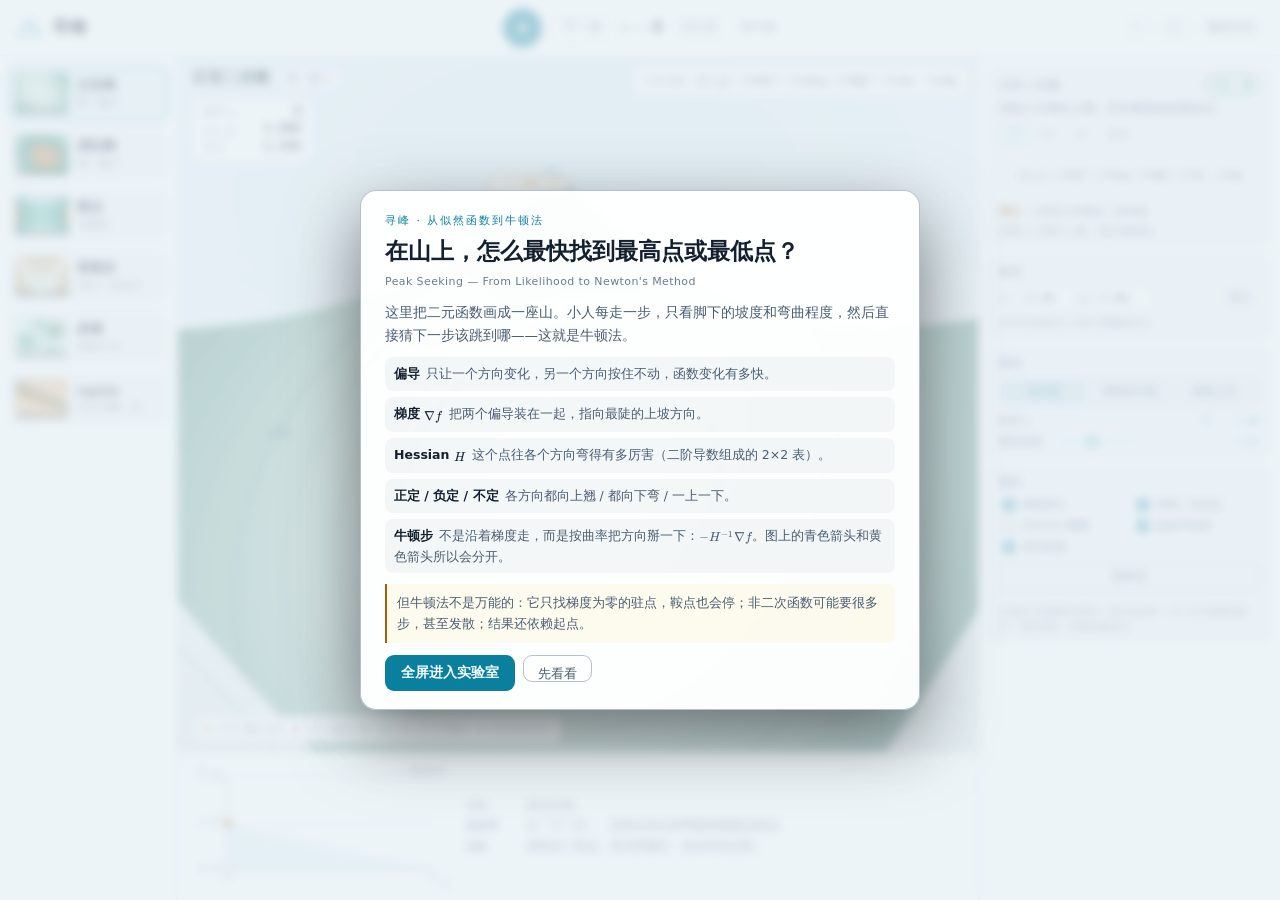
<file: lab.html>
<!DOCTYPE html>
<html lang="zh-CN" data-theme="dark">
<head>
<meta charset="UTF-8" />
<meta name="viewport" content="width=device-width, initial-scale=1.0" />
<title>寻峰 · 从似然函数到牛顿法</title>
<meta name="color-scheme" content="dark light" />
<meta name="theme-color" content="#05070d" />
<script>
  // 样式生效前先定主题，避免闪白；?theme=light|dark 仅供本地调试。
  (function () {
    var q = new URLSearchParams(location.search).get('theme');
    var sysLight = window.matchMedia('(prefers-color-scheme: light)').matches;
    document.documentElement.dataset.theme = q === 'light' || q === 'dark' ? q : (sysLight ? 'light' : 'dark');
  })();
</script>
<link rel="stylesheet" href="./vendor/katex/katex.min.css" />
<link rel="stylesheet" href="./lab.css" />
<script type="importmap">
{
  "imports": {
    "three": "./vendor/three.module.js"
  }
}
</script>
</head>
<body>
<div id="app">
  <header id="topbar">
    <div class="brand">
      <svg class="brand-mark" viewBox="0 0 32 32" aria-hidden="true">
        <path d="M2.5 25.5 L11.5 8.5 L17 17.5 L21 11.5 L29.5 25.5 Z" fill="none" stroke="currentColor" stroke-width="1.6" stroke-linejoin="round" />
        <circle cx="17" cy="6.4" r="2.1" fill="currentColor" />
      </svg>
      <div class="brand-text">
        <span class="brand-cn">寻峰</span>
        <span class="brand-sub">从似然函数到牛顿法 · Peak Seeking</span>
      </div>
    </div>

    <div class="playbar" aria-label="播放控制">
      <button type="button" id="playBtn" class="play-btn" title="连续走（Space）" aria-label="播放">
        <svg viewBox="0 0 20 20" aria-hidden="true"><path d="M6 4l10 6-10 6z" fill="currentColor" /></svg>
      </button>
      <button type="button" id="stepBtn" class="step-btn" title="走一步">下一步</button>
      <div class="kcount">k = <b id="kNum">0</b></div>
      <span id="badge" class="badge" data-state="idle">待出发</span>
      <span id="algoChip" class="algo-chip">纯牛顿</span>
    </div>

    <div class="top-actions">
      <button type="button" class="icon-btn" id="helpBtn" title="重新打开说明" aria-label="帮助">?</button>
      <button type="button" class="icon-btn" id="fsBtn" title="全屏（F）" aria-label="全屏">
        <svg viewBox="0 0 20 20" aria-hidden="true"><path d="M3 7V3h4M13 3h4v4M17 13v4h-4M7 17H3v-4" fill="none" stroke="currentColor" stroke-width="1.6" stroke-linecap="round" /></svg>
      </button>
      <a class="icon-btn home" href="./index.html" title="返回《寻峰》主站">返回主站</a>
    </div>
  </header>

  <aside id="cards" aria-label="选择地形"></aside>

  <main id="stage">
    <div id="stage3d" aria-hidden="true">
      <div id="sceneFormula">
        <span class="sf-label">目标函数</span>
        <span id="sceneFormulaBody"></span>
      </div>
      <div id="arrowTags">
        <span class="atag tag-up"><span class="mx" data-tex="+\nabla f"></span> 最陡上坡</span>
        <span class="atag tag-down"><span class="mx" data-tex="-\nabla f"></span> 最陡下坡</span>
        <span class="atag tag-newton"><span class="mx" data-tex="-H^{-1}\nabla f"></span> 牛顿步</span>
      </div>
    </div>
    <div id="logisticPanel" hidden>
      <div class="lp-head">
        <span>数据与决策边界</span>
        <span class="lp-beta" id="lpBeta">β = (0.00, 0.00)</span>
      </div>
      <canvas id="scatter"></canvas>
      <p class="lp-note" id="lpNote">左右两半：左边是山，右边是 24 个学生的数据。β 一动，分界线跟着转。</p>
    </div>
    <div id="sceneTag"><span id="presetName">正定二次碗</span><span id="presetTag">唯一极小</span></div>
    <div id="sceneHud" aria-label="图上实时指标">
      <div class="hud-item"><span class="hud-label">迭代 <span class="mx" data-tex="k"></span></span><b id="hudK">0</b></div>
      <div class="hud-item"><span class="hud-label"><span class="mx" data-tex="f(x,y)"></span></span><b id="hudF">—</b></div>
      <div class="hud-item"><span class="hud-label"><span class="mx" data-tex="\lvert\nabla f\rvert"></span></span><b id="hudG">—</b></div>
    </div>
    <div id="arrowLegend" aria-hidden="true">
      <span><i class="sw warm"></i><span class="mx" data-tex="+\nabla f"></span> 最陡上坡</span>
      <span><i class="sw rose"></i><span class="mx" data-tex="-\nabla f"></span> 最陡下坡</span>
      <span><i class="sw accent"></i><span class="mx" data-tex="-H^{-1}\nabla f"></span> 牛顿步</span>
      <span><i class="sw violet"></i>你走后的对比</span>
    </div>
    <div id="userBanner" hidden>
      <b>轮到你了</b>
      <span>用方向键选一个方向走一步；先只看梯度箭头，走完再对比牛顿会去哪。</span>
    </div>
    <div class="scene-vignette" aria-hidden="true"></div>
  </main>

  <aside id="controls" aria-label="实验控制">
    <section class="block formula-block">
      <div class="block-head">
        <span class="block-title" id="formulaTitle">正定二次碗</span>
        <span class="hbadge" id="hessBadge">正定 · 碗</span>
      </div>
      <p class="plain" id="presetPlain">四面八方都往上翘，所以碗底就是最低点。</p>
      <div class="tabs" id="formulaTabs" role="tablist" aria-label="公式切换">
        <button type="button" data-tab="f" class="active" role="tab" aria-selected="true"><span class="mx" data-tex="f"></span></button>
        <button type="button" data-tab="grad" role="tab" aria-selected="false"><span class="mx" data-tex="\nabla f"></span></button>
        <button type="button" data-tab="hess" role="tab" aria-selected="false"><span class="mx" data-tex="H"></span></button>
        <button type="button" data-tab="iter" role="tab" aria-selected="false">迭代</button>
      </div>
      <div class="formula-body" id="formulaBody" role="tabpanel"></div>
      <p class="behavior"><b>要点</b><span id="behaviorText">二次型上牛顿法一步收敛</span></p>
      <p class="hess-plain" id="hessPlain">四面八方都向上翘：附近像碗底。</p>
    </section>

    <section class="block">
      <div class="block-title">起点</div>
      <div class="start-row">
        <label for="startX" class="mx" data-tex="x_0"></label><input id="startX" type="number" step="0.1" />
        <label for="startY" class="mx" data-tex="y_0"></label><input id="startY" type="number" step="0.1" />
        <button type="button" id="resetStartBtn" title="回到默认起点">复位</button>
      </div>
      <p class="hint-line">也可以直接在山上拖小黄圈换起点。</p>
    </section>

    <section class="block">
      <div class="block-title">算法</div>
      <div class="seg algo" id="algoSeg" role="group" aria-label="算法">
        <button type="button" data-algo="newton">纯牛顿</button>
        <button type="button" data-algo="damped">带阻尼牛顿</button>
        <button type="button" data-algo="gradient">梯度上升</button>
      </div>
      <div class="slider-row">
        <label for="alpha">阻尼 α</label>
        <input id="alpha" type="range" min="0.05" max="1" step="0.05" value="1" />
        <output id="alphaOut">1.00</output>
      </div>
      <div class="slider-row">
        <label for="speed">播放速度</label>
        <input id="speed" type="range" min="0.5" max="3" step="0.1" value="1" />
        <output id="speedOut">1.0×</output>
      </div>
    </section>

    <section class="block">
      <div class="block-title">显示</div>
      <div class="toggles" id="toggles">
        <label><input type="checkbox" data-tg="grad" checked />梯度箭头</label>
        <label><input type="checkbox" data-tg="quad" checked />局部二次近似</label>
        <label><input type="checkbox" data-tg="hess" />Hessian 椭圆</label>
        <label><input type="checkbox" data-tg="contour" checked />曲面等高线</label>
        <label><input type="checkbox" data-tg="trail" checked />迭代轨迹</label>
      </div>
      <div class="mode-row">
        <button type="button" id="userModeBtn" class="btn-mode">我来走</button>
        <button type="button" id="settleBtn" class="btn-ghost" hidden>结算对比</button>
        <button type="button" id="swapStartBtn" class="btn-ghost">换起点</button>
      </div>
      <p class="caveat">牛顿法只找梯度为零处：鞍点也会停；非二次可能要很多步，甚至发散；结果依赖起点。</p>
    </section>
  </aside>

  <footer id="bottom">
    <div class="chart-wrap">
      <canvas id="chart"></canvas>
      <span class="chart-label"><span class="mx" data-tex="f"></span> 随迭代</span>
      <span class="axis-f mx" id="axisF" data-tex="f" aria-hidden="true"></span>
      <span class="axis-k mx" id="axisK" data-tex="k" aria-hidden="true"></span>
    </div>
    <ol class="narration">
      <li><b>方向</b><span id="line1">还没出发。</span></li>
      <li><b>按曲率</b><span id="line2">点「下一步」，这里会说出按弯曲程度能迈多远。</span></li>
      <li><b>实际</b><span id="line3">实际走了多远、有没有被拦，也会写在这里。</span></li>
    </ol>
  </footer>
</div>

<div id="toast" role="status" aria-live="polite"></div>

<div class="intro" id="intro">
  <div class="intro-card">
    <div class="intro-kicker">寻峰 · 从似然函数到牛顿法</div>
    <h1>在山上，怎么最快找到最高点或最低点？</h1>
    <p class="intro-en">Peak Seeking — From Likelihood to Newton's Method</p>
    <p>这里把二元函数画成一座山。小人每走一步，只看脚下的坡度和弯曲程度，然后直接猜下一步该跳到哪——这就是牛顿法。</p>
    <div class="glossary">
      <div><b>偏导</b>只让一个方向变化，另一个方向按住不动，函数变化有多快。</div>
      <div><b>梯度 <span class="mx" data-tex="\nabla f"></span></b>把两个偏导装在一起，指向最陡的上坡方向。</div>
      <div><b>Hessian <span class="mx" data-tex="H"></span></b>这个点往各个方向弯得有多厉害（二阶导数组成的 2×2 表）。</div>
      <div><b>正定 / 负定 / 不定</b>各方向都向上翘 / 都向下弯 / 一上一下。</div>
      <div><b>牛顿步</b>不是沿着梯度走，而是按曲率把方向掰一下：<span class="mx" data-tex="-H^{-1}\nabla f"></span>。图上的青色箭头和黄色箭头所以会分开。</div>
    </div>
    <p class="intro-warn">但牛顿法不是万能的：它只找梯度为零的驻点，鞍点也会停；非二次函数可能要很多步，甚至发散；结果还依赖起点。</p>
    <div class="intro-actions">
      <button type="button" class="btn-primary" id="introGo">全屏进入实验室</button>
      <button type="button" class="btn-ghost" id="introClose">先看看</button>
    </div>
  </div>
</div>

<script src="./vendor/katex/katex.min.js"></script>
<script type="module" src="./lab.js"></script>
</body>
</html>
</file>
<file: lab.css>
/* lab.css —— 单屏三栏：左侧地形卡、中间主场、右侧控制、底部曲线与旁白。 */

:root {
  --bg: #05070d;
  --panel: rgba(10, 17, 28, 0.94);
  --panel-2: rgba(255, 255, 255, 0.035);
  --line: rgba(120, 170, 230, 0.15);
  --line-strong: rgba(120, 170, 230, 0.32);
  --text: #dbe7f7;
  --dim: #93a7c2;
  --faint: #647c9c;
  --accent: #67e8f9;
  --on-accent: #04212b;
  --warm: #fbbf24;
  --rose: #f472b6;
  --violet: #a78bfa;
  --ok: #6ee7b7;
  --mono: "JetBrains Mono", "Cascadia Mono", "SFMono-Regular", "SF Mono", "Noto Sans Mono", Consolas, "Courier New", monospace;
  --sans: "PingFang SC", "HarmonyOS Sans SC", "Source Han Sans SC", "Noto Sans SC", "Microsoft YaHei", "Hiragino Sans GB", system-ui, -apple-system, sans-serif;
}

html[data-theme="light"] {
  --bg: #eef3f8;
  --panel: rgba(255, 255, 255, 0.95);
  --panel-2: rgba(16, 48, 70, 0.04);
  --line: rgba(20, 52, 84, 0.14);
  --line-strong: rgba(20, 52, 84, 0.3);
  --text: #14202f;
  --dim: #4a5d72;
  --faint: #6b7d90;
  --accent: #0b7f9e;
  --on-accent: #f2fdff;
  --warm: #a16207;
  --rose: #be185d;
  --violet: #6d28d9;
  --ok: #047857;
}

* { box-sizing: border-box; }

html, body {
  height: 100%;
  margin: 0;
  padding: 0;
  overflow: hidden;
  background: var(--bg);
  color: var(--text);
  font-family: var(--sans);
  font-size: 13px;
  -webkit-font-smoothing: antialiased;
}

#app {
  display: grid;
  grid-template-columns: 188px minmax(0, 1fr) 312px;
  grid-template-rows: 56px minmax(0, 1fr) 148px;
  grid-template-areas:
    "top top top"
    "cards stage controls"
    "cards bottom controls";
  width: 100vw;
  height: 100vh;
}

/* ---------------------------------------------------------------- 顶栏 */
#topbar {
  grid-area: top;
  position: relative;
  display: flex;
  align-items: center;
  gap: 16px;
  padding: 0 16px;
  border-bottom: 1px solid var(--line);
  background: var(--panel);
  backdrop-filter: blur(14px);
  z-index: 20;
}

.brand { display: flex; align-items: center; gap: 9px; min-width: 0; }
.brand-mark { width: 27px; height: 27px; color: var(--accent); flex: 0 0 auto; }
.brand-text { display: flex; flex-direction: column; min-width: 0; }
.brand-cn { font-size: 17px; font-weight: 700; letter-spacing: 1.4px; white-space: nowrap; }
.brand-sub { margin-top: 1px; font-size: 11px; color: var(--faint); white-space: nowrap; }

.playbar {
  position: absolute;
  left: 50%;
  top: 50%;
  transform: translate(-50%, -50%);
  display: flex;
  align-items: center;
  gap: 9px;
  white-space: nowrap;
}
.play-btn {
  width: 38px;
  height: 38px;
  display: grid;
  place-items: center;
  padding: 0;
  border: none;
  border-radius: 50%;
  background: var(--accent);
  color: var(--on-accent);
  cursor: pointer;
  box-shadow: 0 0 0 4px rgba(103, 232, 249, 0.12);
  transition: transform 0.15s, box-shadow 0.15s;
}
html[data-theme="light"] .play-btn { box-shadow: 0 0 0 4px rgba(11, 127, 158, 0.12); }
.play-btn:hover { transform: scale(1.05); }
.play-btn svg { width: 18px; height: 18px; margin-left: 1px; }
.play-btn.playing svg { margin-left: 0; }
.step-btn {
  height: 30px;
  padding: 0 11px;
  border-radius: 8px;
  border: 1px solid var(--line);
  background: transparent;
  color: var(--dim);
  font: 12.5px var(--sans);
  cursor: pointer;
}
.step-btn:hover { color: var(--text); border-color: var(--line-strong); }
.kcount { font-family: var(--mono); font-size: 12.5px; color: var(--dim); }
.kcount b { font-size: 16.5px; color: var(--text); font-variant-numeric: tabular-nums; }
.badge {
  padding: 4px 10px;
  border-radius: 999px;
  border: 1px solid var(--line);
  font-size: 11.5px;
  color: var(--faint);
  transition: color 0.2s, border-color 0.2s, background 0.2s;
}
.badge[data-state="running"] { color: var(--accent); border-color: var(--accent); background: rgba(103, 232, 249, 0.1); }
.badge[data-state="converged"] { color: var(--ok); border-color: var(--ok); background: rgba(110, 231, 183, 0.1); }
.badge[data-state="stalled"] { color: var(--warm); border-color: var(--warm); background: rgba(251, 191, 36, 0.1); }
.badge[data-state="diverged"] { color: var(--rose); border-color: var(--rose); background: rgba(244, 114, 182, 0.1); }
.algo-chip { font-size: 11.5px; color: var(--faint); padding-left: 2px; }

.top-actions { margin-left: auto; display: flex; align-items: center; gap: 8px; }

.seg {
  display: flex;
  gap: 2px;
  padding: 2px;
  border-radius: 8px;
  border: 1px solid var(--line);
  background: var(--panel-2);
}
.seg button {
  padding: 5px 9px;
  border: none;
  border-radius: 6px;
  background: transparent;
  color: var(--dim);
  font: 11.5px var(--sans);
  cursor: pointer;
  white-space: nowrap;
}
.seg button:hover { color: var(--text); }
.seg button.active { background: rgba(103, 232, 249, 0.14); color: var(--accent); box-shadow: inset 0 0 0 1px rgba(103, 232, 249, 0.3); }
html[data-theme="light"] .seg button.active { background: rgba(11, 127, 158, 0.12); }

.icon-btn {
  height: 29px;
  min-width: 29px;
  padding: 0 8px;
  display: inline-grid;
  place-items: center;
  border-radius: 8px;
  border: 1px solid var(--line);
  background: transparent;
  color: var(--dim);
  font: 12px var(--sans);
  text-decoration: none;
  cursor: pointer;
}
.icon-btn:hover { color: var(--text); border-color: var(--line-strong); }
.icon-btn svg { width: 15px; height: 15px; }

/* ---------------------------------------------------------------- 左栏地形卡 */
#cards {
  grid-area: cards;
  display: flex;
  flex-direction: column;
  gap: 6px;
  padding: 10px 8px;
  border-right: 1px solid var(--line);
  background: var(--panel);
  overflow: hidden;
}
.fn-card {
  display: grid;
  grid-template-columns: 58px minmax(0, 1fr);
  align-items: center;
  gap: 8px;
  padding: 6px;
  border-radius: 9px;
  border: 1px solid transparent;
  background: var(--panel-2);
  color: var(--text);
  text-align: left;
  cursor: pointer;
  transition: border-color 0.16s, background 0.16s, transform 0.12s;
}
.fn-card:hover { border-color: var(--line-strong); transform: translateX(1px); }
.fn-card.active { border-color: var(--accent); background: rgba(103, 232, 249, 0.09); }
html[data-theme="light"] .fn-card.active { background: rgba(11, 127, 158, 0.09); }
.fn-card canvas { width: 58px; height: 44px; border-radius: 6px; display: block; background: rgba(0, 0, 0, 0.18); }
.fn-meta { min-width: 0; }
.fn-name { display: block; font-size: 12.5px; font-weight: 600; white-space: nowrap; overflow: hidden; text-overflow: ellipsis; }
.fn-tag { display: block; margin-top: 2px; font-size: 10.5px; color: var(--faint); white-space: nowrap; overflow: hidden; text-overflow: ellipsis; }

/* ---------------------------------------------------------------- 中栏主场 */
#stage {
  grid-area: stage;
  position: relative;
  display: flex;
  min-width: 0;
  min-height: 0;
  overflow: hidden;
  background: radial-gradient(120% 90% at 50% 20%, rgba(20, 50, 70, 0.25), transparent 70%), var(--bg);
}
html[data-theme="light"] #stage { background: radial-gradient(120% 90% at 50% 20%, rgba(120, 190, 200, 0.2), transparent 70%), var(--bg); }
#stage3d { flex: 1 1 auto; min-width: 0; min-height: 0; position: relative; }
#stage3d canvas { display: block; }

.scene-vignette {
  position: absolute;
  inset: 0;
  pointer-events: none;
  background: radial-gradient(120% 90% at 50% 45%, transparent 55%, rgba(0, 0, 0, 0.32) 100%);
}
html[data-theme="light"] .scene-vignette { background: radial-gradient(120% 90% at 50% 45%, transparent 60%, rgba(40, 70, 80, 0.12) 100%); }

#sceneTag {
  position: absolute;
  left: 14px;
  top: 12px;
  display: flex;
  align-items: baseline;
  gap: 8px;
  pointer-events: none;
}
#presetName { font-size: 14.5px; font-weight: 650; letter-spacing: 0.5px; }
#presetTag {
  padding: 2px 8px;
  border-radius: 999px;
  border: 1px solid var(--line);
  font-size: 10.5px;
  color: var(--dim);
  background: var(--panel);
}

/* 图上的实时指标：迭代次数与当前函数值，一眼就能读到 */
#sceneHud {
  position: absolute;
  left: 14px;
  top: 42px;
  display: grid;
  gap: 2px;
  padding: 6px 10px;
  border-radius: 9px;
  border: 1px solid var(--line);
  background: var(--panel);
  backdrop-filter: blur(10px);
  pointer-events: none;
  z-index: 4;
}
.hud-item { display: flex; align-items: baseline; gap: 9px; }
.hud-label { font-size: 10.5px; color: var(--faint); letter-spacing: 0.4px; }
.hud-item b {
  margin-left: auto;
  min-width: 56px;
  text-align: right;
  font: 600 12.5px var(--mono);
  color: var(--text);
  font-variant-numeric: tabular-nums;
}

/* 右上角：当前目标函数 */
#sceneFormula {
  position: absolute;
  right: 10px;
  top: 10px;
  display: flex;
  align-items: center;
  gap: 7px;
  max-width: min(72%, 520px);
  padding: 5px 10px;
  border-radius: 8px;
  border: 1px solid var(--line);
  background: var(--panel);
  pointer-events: none;
  z-index: 5;
  overflow: hidden;
}
.sf-label { flex: 0 0 auto; font-size: 10px; letter-spacing: 0.6px; color: var(--faint); }
#sceneFormulaBody { min-width: 0; overflow: hidden; color: var(--text); }
#sceneFormulaBody .katex { font-size: 0.9em; }
#sceneFormulaBody.dense .katex { font-size: 0.7em; }
#sceneFormulaBody .katex-display { margin: 0; }

/* 箭头名签：跟着箭头尖端走，旋转后也能读 */
#arrowTags { position: absolute; inset: 0; pointer-events: none; z-index: 4; }
.atag {
  position: absolute;
  left: 0;
  top: 0;
  padding: 1px 6px;
  border-radius: 999px;
  border: 1px solid currentColor;
  background: var(--panel);
  font-size: 9.5px;
  line-height: 1.5;
  white-space: nowrap;
  opacity: 0;
  transform: translate(-50%, -150%);
  transition: opacity 0.14s;
}
.atag.on { opacity: 1; }
.tag-up { color: var(--warm); }
.tag-down { color: var(--rose); }
.tag-newton { color: var(--accent); }
.tag-newton[data-mode="compare"] { color: var(--violet); }

#arrowLegend {
  position: absolute;
  left: 14px;
  bottom: 10px;
  display: flex;
  flex-wrap: wrap;
  gap: 4px 10px;
  max-width: calc(100% - 28px);
  padding: 5px 9px;
  border-radius: 7px;
  border: 1px solid var(--line);
  background: var(--panel);
  font-size: 10px;
  color: var(--faint);
  pointer-events: none;
}
#arrowLegend > span { display: inline-flex; align-items: center; gap: 4px; white-space: nowrap; }
#arrowLegend .sw { width: 9px; height: 2px; border-radius: 2px; display: inline-block; }
#arrowLegend .sw.warm { background: var(--warm); }
#arrowLegend .sw.accent { background: var(--accent); }
#arrowLegend .sw.rose { background: var(--rose); }
#arrowLegend .sw.violet { background: var(--violet); }

#userBanner {
  position: absolute;
  left: 50%;
  top: 12px;
  transform: translateX(-50%);
  display: flex;
  align-items: center;
  gap: 8px;
  max-width: 76%;
  padding: 7px 13px;
  border-radius: 999px;
  border: 1px solid var(--accent);
  background: var(--panel);
  font-size: 11.5px;
  color: var(--dim);
  box-shadow: 0 8px 24px rgba(0, 0, 0, 0.28);
  animation: bannerIn 0.35s ease;
}
#userBanner b { color: var(--accent); font-size: 12px; white-space: nowrap; }
#userBanner[hidden] { display: none; }
@keyframes bannerIn { from { opacity: 0; transform: translate(-50%, -6px); } to { opacity: 1; transform: translate(-50%, 0); } }

#logisticPanel {
  flex: 0 0 40%;
  max-width: 430px;
  min-width: 290px;
  display: flex;
  flex-direction: column;
  gap: 8px;
  padding: 12px 12px 10px;
  border-left: 1px solid var(--line);
  background: var(--panel);
  z-index: 3;
}
#logisticPanel[hidden] { display: none; }
.lp-head { display: flex; align-items: baseline; justify-content: space-between; gap: 8px; }
.lp-head > span:first-child { font-size: 12px; font-weight: 650; letter-spacing: 0.6px; }
.lp-beta { font-family: var(--mono); font-size: 11px; color: var(--accent); white-space: nowrap; }
#scatter { flex: 1 1 auto; width: 100%; min-height: 0; border-radius: 8px; background: rgba(0, 0, 0, 0.16); }
html[data-theme="light"] #scatter { background: rgba(20, 60, 70, 0.05); }
.lp-note { margin: 0; font-size: 10.5px; line-height: 1.55; color: var(--faint); }

/* ---------------------------------------------------------------- 右栏控制 */
#controls {
  grid-area: controls;
  display: flex;
  flex-direction: column;
  gap: 8px;
  padding: 10px 10px 8px;
  border-left: 1px solid var(--line);
  background: var(--panel);
  overflow: hidden;
}
.block {
  padding: 8px 9px;
  border-radius: 10px;
  border: 1px solid var(--line);
  background: var(--panel-2);
}
.block.formula-block { padding-bottom: 7px; }
.block-head { display: flex; align-items: center; justify-content: space-between; gap: 8px; }
.block-title { font-size: 11px; font-weight: 650; letter-spacing: 1.3px; text-transform: uppercase; color: var(--faint); }
.hbadge {
  padding: 2px 7px;
  border-radius: 999px;
  border: 1px solid var(--line-strong);
  font-size: 10px;
  color: var(--dim);
  white-space: nowrap;
}
.hbadge[data-kind="pd"] { color: var(--ok); border-color: var(--ok); }
.hbadge[data-kind="nd"] { color: var(--warm); border-color: var(--warm); }
.hbadge[data-kind="indef"] { color: var(--rose); border-color: var(--rose); }

.plain { margin: 5px 0 6px; font-size: 11.5px; line-height: 1.5; color: var(--dim); }

.tabs { display: flex; gap: 3px; margin-bottom: 4px; }
.tabs button {
  min-width: 30px;
  padding: 3px 7px;
  border-radius: 6px;
  border: 1px solid transparent;
  background: transparent;
  color: var(--faint);
  font: 11px var(--mono);
  cursor: pointer;
}
.tabs button:hover { color: var(--text); }
.tabs button.active { color: var(--accent); border-color: var(--line-strong); background: rgba(103, 232, 249, 0.08); }

.formula-body {
  min-height: 50px;
  max-height: 70px;
  display: flex;
  align-items: center;
  justify-content: center;
  overflow: hidden;
  padding: 2px 0;
}
.formula-body .katex { font-size: 0.8em; }
.formula-body.dense .katex { font-size: 0.64em; }
.formula-body .katex-display { margin: 0; }

.behavior { margin: 4px 0 0; font-size: 10.5px; line-height: 1.45; color: var(--dim); display: flex; gap: 6px; }
.behavior b { flex: 0 0 auto; color: var(--warm); font-weight: 650; }
.hess-plain { margin: 4px 0 0; font-size: 10.5px; line-height: 1.45; color: var(--faint); }

.start-row { display: flex; align-items: center; gap: 5px; margin-top: 6px; }
.start-row label { font: 11px var(--mono); color: var(--faint); }
.start-row input {
  width: 60px;
  height: 26px;
  padding: 0 5px;
  border-radius: 6px;
  border: 1px solid var(--line);
  background: rgba(0, 0, 0, 0.16);
  color: var(--text);
  font: 11.5px var(--mono);
  font-variant-numeric: tabular-nums;
}
html[data-theme="light"] .start-row input { background: rgba(255, 255, 255, 0.6); }
.start-row input:focus { outline: none; border-color: var(--accent); }
.start-row button {
  margin-left: auto;
  height: 25px;
  padding: 0 8px;
  border-radius: 6px;
  border: 1px solid var(--line);
  background: transparent;
  color: var(--dim);
  font: 11px var(--sans);
  cursor: pointer;
}
.start-row button:hover { color: var(--text); border-color: var(--line-strong); }
.hint-line { margin: 5px 0 0; font-size: 10px; color: var(--faint); }

.seg.algo { margin-top: 6px; }
.seg.algo button { flex: 1; padding: 5px 2px; font-size: 10.5px; }
.slider-row { display: grid; grid-template-columns: 50px 1fr 42px; align-items: center; gap: 7px; margin-top: 7px; }
.slider-row label { font-size: 10.5px; color: var(--dim); white-space: nowrap; }
.slider-row output { font: 10.5px var(--mono); color: var(--accent); text-align: right; font-variant-numeric: tabular-nums; }

input[type="range"] {
  -webkit-appearance: none;
  appearance: none;
  width: 100%;
  height: 3px;
  border-radius: 2px;
  background: linear-gradient(90deg, rgba(103, 232, 249, 0.55), rgba(103, 232, 249, 0.1));
  outline: none;
  cursor: pointer;
}
input[type="range"]::-webkit-slider-thumb {
  -webkit-appearance: none;
  appearance: none;
  width: 11px;
  height: 11px;
  border-radius: 50%;
  background: var(--bg);
  border: 2px solid var(--accent);
  cursor: pointer;
}
input[type="range"]:disabled { opacity: 0.4; cursor: not-allowed; }

.toggles { display: grid; grid-template-columns: 1fr 1fr; gap: 3px 6px; margin-top: 6px; }
.toggles label { display: flex; align-items: center; gap: 4px; font-size: 10.5px; color: var(--dim); cursor: pointer; white-space: nowrap; }
.toggles input { accent-color: var(--accent); width: 12px; height: 12px; cursor: pointer; }

.mode-row { display: flex; gap: 5px; margin-top: 7px; }
.btn-mode {
  flex: 1;
  height: 27px;
  border-radius: 7px;
  border: 1px solid var(--line-strong);
  background: transparent;
  color: var(--dim);
  font: 11.5px var(--sans);
  cursor: pointer;
}
.btn-mode:hover { color: var(--text); }
.btn-mode.active { border-color: var(--accent); color: var(--accent); background: rgba(103, 232, 249, 0.1); }
.btn-ghost {
  height: 27px;
  padding: 0 8px;
  border-radius: 7px;
  border: 1px solid var(--line);
  background: transparent;
  color: var(--faint);
  font: 11px var(--sans);
  cursor: pointer;
}
.btn-ghost:hover { color: var(--text); border-color: var(--line-strong); }
.btn-ghost[hidden] { display: none; }

.caveat { margin: 7px 0 0; padding-top: 6px; border-top: 1px dashed var(--line); font-size: 10px; line-height: 1.5; color: var(--faint); }

/* ---------------------------------------------------------------- 底栏 */
#bottom {
  grid-area: bottom;
  display: grid;
  grid-template-columns: 34% minmax(0, 1fr);
  gap: 12px;
  padding: 8px 14px 9px;
  border-top: 1px solid var(--line);
  background: var(--panel);
  min-height: 0;
}
.chart-wrap { position: relative; min-width: 0; min-height: 0; overflow: hidden; }
#chart { position: absolute; inset: 0; width: 100%; height: 100%; display: block; }
.chart-label {
  position: absolute;
  right: 8px;
  top: 3px;
  font-size: 10px;
  letter-spacing: 1px;
  color: var(--faint);
  pointer-events: none;
}
.axis-f, .axis-k {
  position: absolute;
  font-size: 10px;
  line-height: 1;
  color: var(--dim);
  pointer-events: none;
}
.axis-f { left: 5px; top: 1px; }
.axis-k { right: 5px; bottom: 1px; }
.mx { display: inline-block; vertical-align: -0.15em; white-space: nowrap; }
.mx .katex { font-size: 1.02em; }
.narration {
  margin: 0;
  padding: 0;
  list-style: none;
  display: flex;
  flex-direction: column;
  justify-content: center;
  gap: 5px;
  min-width: 0;
}
.narration li { display: flex; align-items: flex-start; gap: 8px; font-size: 11.5px; line-height: 1.35; color: var(--dim); min-width: 0; }
.narration b {
  flex: 0 0 52px;
  margin-top: 1px;
  font-size: 10px;
  font-weight: 650;
  letter-spacing: 0.8px;
  color: var(--faint);
  text-transform: uppercase;
}
.narration span { min-width: 0; white-space: normal; }
.narration li.hi span { color: var(--text); }
.narration li.good b { color: var(--ok); }
.narration li.bad b { color: var(--rose); }

/* ---------------------------------------------------------------- toast / 开场 */
#toast {
  position: fixed;
  left: 50%;
  bottom: 170px;
  transform: translate(-50%, 10px);
  max-width: 62vw;
  padding: 9px 16px;
  border-radius: 999px;
  border: 1px solid rgba(103, 232, 249, 0.32);
  background: var(--panel);
  color: var(--text);
  font-size: 12.5px;
  text-align: center;
  opacity: 0;
  pointer-events: none;
  transition: opacity 0.28s, transform 0.28s;
  z-index: 60;
}
#toast.show { opacity: 1; transform: translate(-50%, 0); }

.intro {
  position: fixed;
  inset: 0;
  z-index: 80;
  display: grid;
  place-items: center;
  background: rgba(3, 6, 12, 0.72);
  backdrop-filter: blur(5px);
  transition: opacity 0.5s;
}
html[data-theme="light"] .intro { background: rgba(230, 240, 245, 0.7); }
.intro.hide { opacity: 0; pointer-events: none; }
.intro-card {
  width: min(560px, 88vw);
  max-height: 88vh;
  overflow: hidden;
  padding: 22px 24px 18px;
  border-radius: 16px;
  border: 1px solid var(--line-strong);
  background: var(--panel);
  box-shadow: 0 26px 70px rgba(0, 0, 0, 0.5);
}
.intro-kicker { font-size: 11px; letter-spacing: 2px; color: var(--accent); text-transform: uppercase; }
.intro-card h1 { margin: 8px 0 6px; font-size: 22.5px; line-height: 1.35; }
.intro-card .intro-en { margin: 0 0 10px; font-size: 11px; letter-spacing: 0.4px; color: var(--faint); }
.intro-card p { margin: 0 0 9px; font-size: 13.5px; line-height: 1.7; color: var(--dim); }
.glossary { display: grid; gap: 6px; margin: 10px 0 11px; }
.glossary div { padding: 7px 9px; border-radius: 8px; background: var(--panel-2); font-size: 12.5px; line-height: 1.55; color: var(--dim); }
.glossary b { display: inline-block; margin-right: 6px; color: var(--text); }
.intro-warn { padding: 8px 10px; border-left: 2px solid var(--warm); background: rgba(251, 191, 36, 0.07); border-radius: 0 7px 7px 0; font-size: 12.5px !important; color: var(--dim) !important; }
.intro-actions { display: flex; gap: 8px; margin-top: 12px; }
.btn-primary {
  padding: 9px 16px;
  border-radius: 9px;
  border: none;
  background: var(--accent);
  color: var(--on-accent);
  font: 650 13.5px var(--sans);
  cursor: pointer;
}
.btn-ghost2, .intro .btn-ghost {
  padding: 9px 14px;
  border-radius: 9px;
  border: 1px solid var(--line-strong);
  background: transparent;
  color: var(--dim);
  font: 13px var(--sans);
  cursor: pointer;
}

/* ---------------------------------------------------------------- 适配 */
@media (max-width: 1380px) {
  #app { grid-template-columns: 178px minmax(0, 1fr) 302px; }
  .brand-sub { display: none; }
  .fn-card { grid-template-columns: 54px minmax(0, 1fr); }
  .fn-card canvas { width: 54px; height: 41px; }
  .formula-body .katex { font-size: 0.75em; }
  .formula-body.dense .katex { font-size: 0.6em; }
}

@media (max-height: 760px) {
  #app { grid-template-rows: 52px minmax(0, 1fr) 134px; }
  .brand-sub { display: none; }
  #controls { gap: 6px; padding: 8px; }
  .block { padding: 7px 8px; }
  .formula-body { min-height: 44px; max-height: 58px; }
  .formula-body .katex { font-size: 0.72em; }
  .formula-body.dense .katex { font-size: 0.58em; }
  .plain { font-size: 11px; }
  .hess-plain { display: none; }
  .caveat { display: none; }
  .hint-line { display: none; }
  #cards { gap: 5px; padding: 8px 6px; }
  .fn-card { padding: 5px; }
  .fn-card canvas { height: 38px; }
  #sceneHud { top: 38px; padding: 5px 8px; }
  #bottom { grid-template-columns: 32% minmax(0, 1fr); padding: 6px 12px 7px; }
  .narration li { font-size: 11px; }
}

@media (max-width: 1180px) {
  #app { grid-template-columns: 158px minmax(0, 1fr) 278px; }
  .brand-cn { font-size: 15px; }
  .top-actions .home { display: none; }
  .formula-body .katex { font-size: 0.68em; }
  .formula-body.dense .katex { font-size: 0.56em; }
}
</file>
